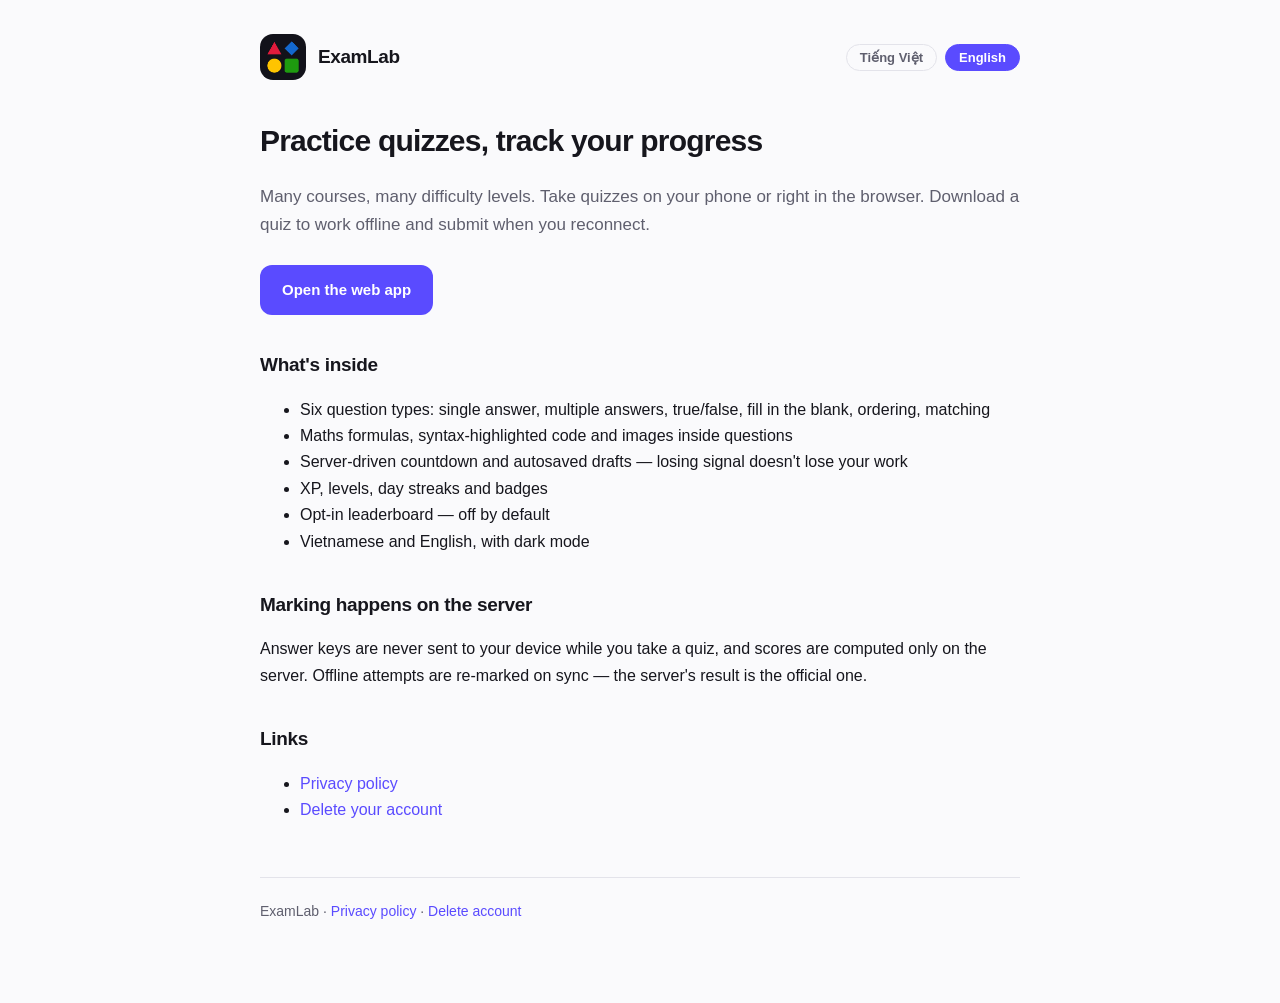
<file: index.html>
<!doctype html>
<html lang="vi">
<head>
<meta charset="utf-8">
<meta name="viewport" content="width=device-width, initial-scale=1">
<title>ExamLab — Luyện đề trắc nghiệm</title>
<meta name="description" content="Ứng dụng trắc nghiệm khách quan đa khoá học, nhiều mức độ. Làm bài trên điện thoại hoặc trình duyệt, có chế độ ngoại tuyến.">
  <link rel="icon" type="image/png" href="favicon.png">
  <link rel="apple-touch-icon" href="apple-touch-icon.png">
  <meta name="theme-color" content="#12121A">

  <meta property="og:title" content="ExamLab — Luyện đề trắc nghiệm">
  <meta property="og:description" content="Nhiều khoá học, nhiều mức độ. Làm bài trên điện thoại hoặc trình duyệt, có chế độ ngoại tuyến.">
  <meta property="og:image" content="https://mittohoa.github.io/examlab-web/og-image.png">
  <meta property="og:type" content="website">
  <meta name="twitter:card" content="summary_large_image">
  <link rel="stylesheet" href="style.css">
</head>
<body>
<div class="wrap">

<header>
  <img class="logo" src="apple-touch-icon.png" alt="ExamLab" width="46" height="46">
  <div class="name">ExamLab</div>
  <div class="lang">
    <button onclick="setLang('vi')" aria-pressed="true" id="b-vi">Tiếng Việt</button>
    <button onclick="setLang('en')" aria-pressed="false" id="b-en">English</button>
  </div>
</header>

<div lang="vi">
  <h1>Luyện đề trắc nghiệm, theo dõi tiến bộ</h1>
  <p class="muted" style="font-size:17px">
    Nhiều khoá học, nhiều mức độ. Làm bài trên điện thoại hoặc ngay trong trình duyệt.
    Tải đề về làm khi không có mạng, nộp lại khi có sóng.
  </p>

  <p style="margin:26px 0">
    <a class="btn" href="app/">Mở ứng dụng trên web</a>
  </p>

  <h2>Có gì</h2>
  <ul>
    <li>Sáu loại câu hỏi: một đáp án, nhiều đáp án, đúng/sai, điền khuyết, sắp xếp, ghép cặp</li>
    <li>Hỗ trợ công thức toán, đoạn code có tô màu và hình ảnh trong đề</li>
    <li>Đếm ngược theo giờ máy chủ, tự lưu nháp — rớt mạng không mất bài</li>
    <li>Điểm kinh nghiệm, cấp độ, chuỗi ngày học và huy hiệu</li>
    <li>Bảng xếp hạng tự nguyện — mặc định tắt</li>
    <li>Tiếng Việt và tiếng Anh, có chế độ tối</li>
  </ul>

  <h2>Chấm điểm ở máy chủ</h2>
  <p>Đáp án không bao giờ được gửi xuống máy trong lúc bạn đang làm bài, và điểm số
  chỉ do máy chủ tính. Bài làm ngoại tuyến được chấm lại khi đồng bộ — kết quả của
  máy chủ mới là kết quả chính thức.</p>

  <h2>Liên kết</h2>
  <ul>
    <li><a href="privacy.html">Chính sách quyền riêng tư</a></li>
    <li><a href="delete-account.html">Xoá tài khoản</a></li>
  </ul>
</div>

<div lang="en">
  <h1>Practice quizzes, track your progress</h1>
  <p class="muted" style="font-size:17px">
    Many courses, many difficulty levels. Take quizzes on your phone or right in the
    browser. Download a quiz to work offline and submit when you reconnect.
  </p>

  <p style="margin:26px 0">
    <a class="btn" href="app/">Open the web app</a>
  </p>

  <h2>What's inside</h2>
  <ul>
    <li>Six question types: single answer, multiple answers, true/false, fill in the blank, ordering, matching</li>
    <li>Maths formulas, syntax-highlighted code and images inside questions</li>
    <li>Server-driven countdown and autosaved drafts — losing signal doesn't lose your work</li>
    <li>XP, levels, day streaks and badges</li>
    <li>Opt-in leaderboard — off by default</li>
    <li>Vietnamese and English, with dark mode</li>
  </ul>

  <h2>Marking happens on the server</h2>
  <p>Answer keys are never sent to your device while you take a quiz, and scores are
  computed only on the server. Offline attempts are re-marked on sync — the server's
  result is the official one.</p>

  <h2>Links</h2>
  <ul>
    <li><a href="privacy.html">Privacy policy</a></li>
    <li><a href="delete-account.html">Delete your account</a></li>
  </ul>
</div>

<footer>
  ExamLab ·
  <a href="privacy.html"><span lang="vi">Chính sách quyền riêng tư</span><span lang="en">Privacy policy</span></a> ·
  <a href="delete-account.html"><span lang="vi">Xoá tài khoản</span><span lang="en">Delete account</span></a>
</footer>

</div>

<script>
function setLang(code) {
  document.body.classList.toggle('en', code === 'en');
  document.documentElement.lang = code;
  document.getElementById('b-vi').setAttribute('aria-pressed', code === 'vi');
  document.getElementById('b-en').setAttribute('aria-pressed', code === 'en');
  try { localStorage.setItem('examlab-lang', code); } catch (e) {}
}
try {
  var saved = localStorage.getItem('examlab-lang');
  setLang(saved ? saved : ((navigator.language || '').indexOf('vi') === 0 ? 'vi' : 'en'));
} catch (e) { setLang('vi'); }
</script>

</body>
</html>
</file>
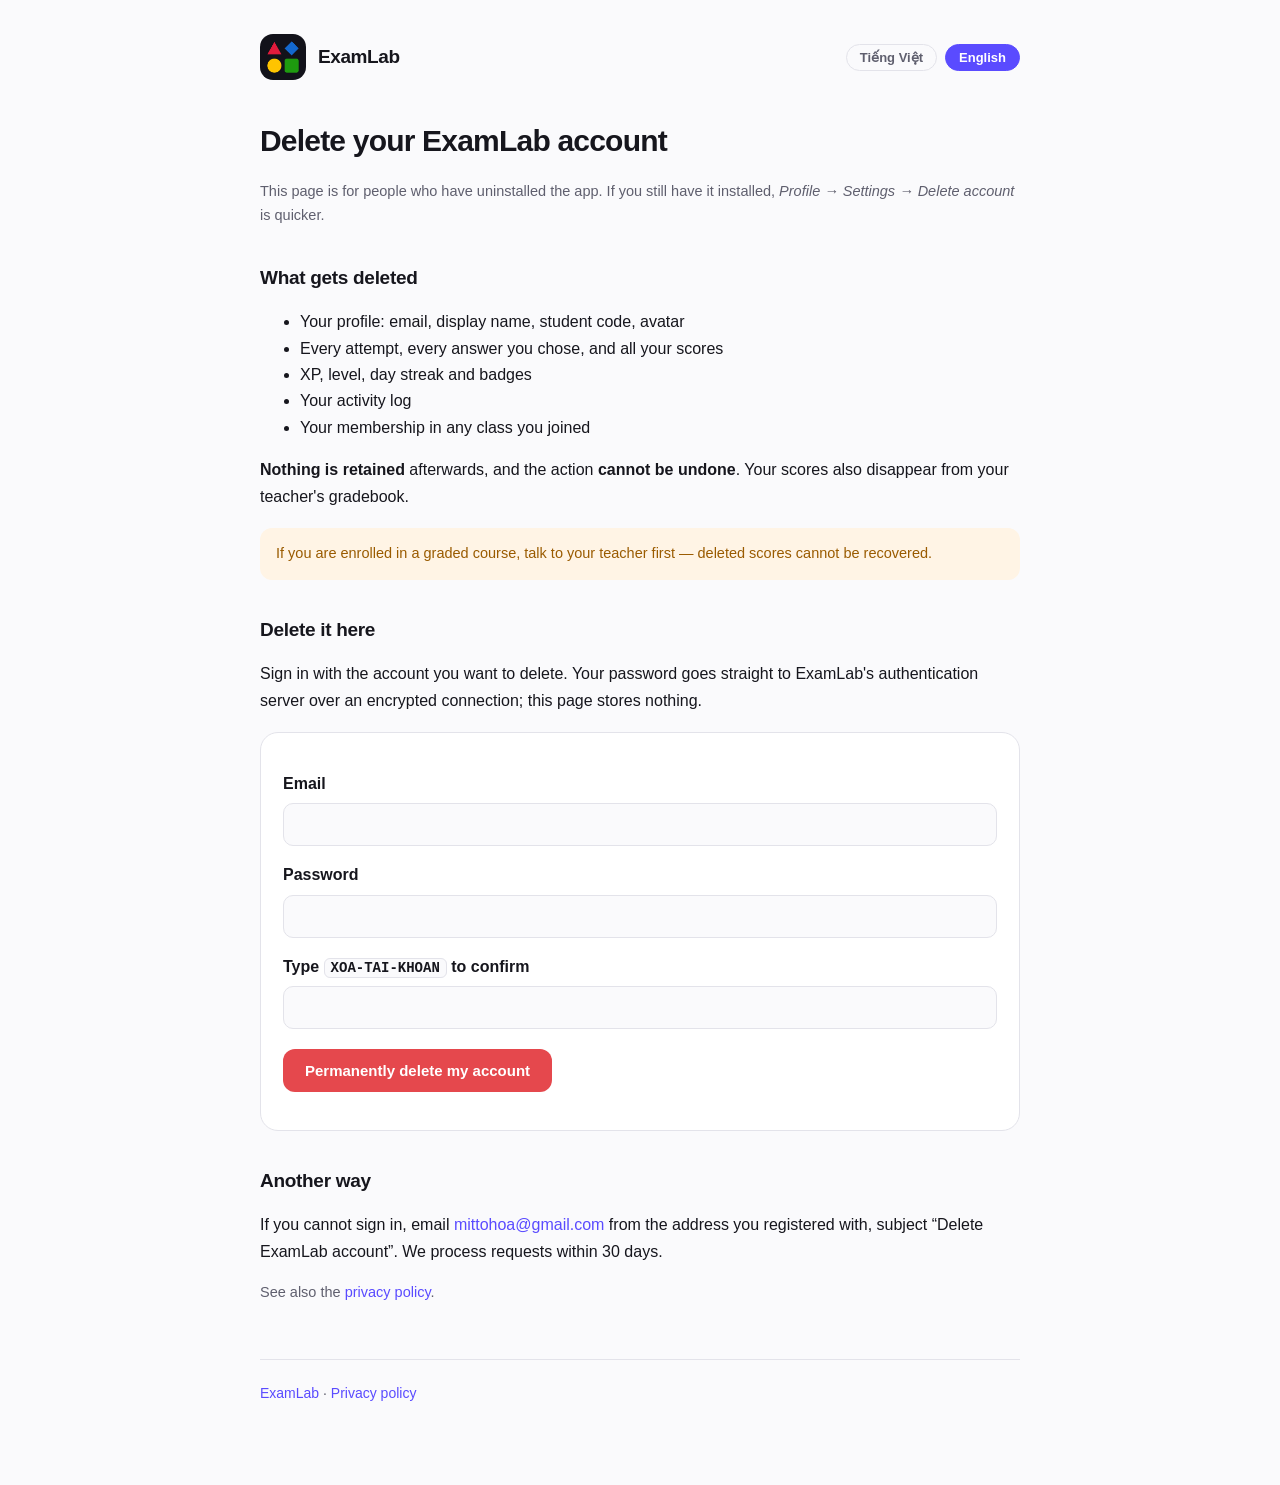
<file: delete-account.html>
<!doctype html>
<html lang="vi">
<head>
<meta charset="utf-8">
<meta name="viewport" content="width=device-width, initial-scale=1">
<title>Xoá tài khoản — ExamLab</title>
  <link rel="icon" type="image/png" href="favicon.png">
  <link rel="apple-touch-icon" href="apple-touch-icon.png">
  <meta name="theme-color" content="#12121A">

  <meta property="og:title" content="ExamLab — Luyện đề trắc nghiệm">
  <meta property="og:description" content="Nhiều khoá học, nhiều mức độ. Làm bài trên điện thoại hoặc trình duyệt, có chế độ ngoại tuyến.">
  <meta property="og:image" content="https://mittohoa.github.io/examlab-web/og-image.png">
  <meta property="og:type" content="website">
  <meta name="twitter:card" content="summary_large_image">
  <link rel="stylesheet" href="style.css">
</head>
<body>
<div class="wrap">

<header>
  <img class="logo" src="apple-touch-icon.png" alt="ExamLab" width="46" height="46">
  <div class="name">ExamLab</div>
  <div class="lang">
    <button onclick="setLang('vi')" aria-pressed="true" id="b-vi">Tiếng Việt</button>
    <button onclick="setLang('en')" aria-pressed="false" id="b-en">English</button>
  </div>
</header>

<!-- ============================ TIẾNG VIỆT ============================ -->
<div lang="vi">
  <h1>Xoá tài khoản ExamLab</h1>
  <p class="muted">Trang này dành cho người đã gỡ ứng dụng. Nếu bạn còn cài ứng dụng,
  vào <em>Cá nhân → Cài đặt → Xoá tài khoản</em> sẽ nhanh hơn.</p>

  <h2>Những gì sẽ bị xoá</h2>
  <ul>
    <li>Hồ sơ: email, tên hiển thị, mã học viên, ảnh đại diện</li>
    <li>Toàn bộ bài đã làm, đáp án đã chọn và điểm số</li>
    <li>Điểm kinh nghiệm, cấp độ, chuỗi ngày học, huy hiệu</li>
    <li>Nhật ký truy cập của bạn</li>
    <li>Tư cách thành viên trong các lớp đã tham gia</li>
  </ul>
  <p><strong>Không có dữ liệu nào được giữ lại</strong> sau khi xoá, và thao tác này
  <strong>không thể hoàn tác</strong>. Điểm của bạn cũng biến mất khỏi sổ điểm của
  giảng viên.</p>

  <div class="notice">
    Nếu bạn đang học một khoá có tính điểm, hãy báo giảng viên trước khi xoá — điểm
    đã có sẽ không lấy lại được.
  </div>

  <h2>Xoá ngay tại đây</h2>
  <p>Đăng nhập bằng chính tài khoản muốn xoá. Mật khẩu được gửi thẳng tới máy chủ xác
  thực của ExamLab qua kết nối mã hoá; trang này không lưu lại bất cứ thứ gì.</p>
</div>

<!-- ============================== ENGLISH ============================== -->
<div lang="en">
  <h1>Delete your ExamLab account</h1>
  <p class="muted">This page is for people who have uninstalled the app. If you still
  have it installed, <em>Profile → Settings → Delete account</em> is quicker.</p>

  <h2>What gets deleted</h2>
  <ul>
    <li>Your profile: email, display name, student code, avatar</li>
    <li>Every attempt, every answer you chose, and all your scores</li>
    <li>XP, level, day streak and badges</li>
    <li>Your activity log</li>
    <li>Your membership in any class you joined</li>
  </ul>
  <p><strong>Nothing is retained</strong> afterwards, and the action
  <strong>cannot be undone</strong>. Your scores also disappear from your teacher's
  gradebook.</p>

  <div class="notice">
    If you are enrolled in a graded course, talk to your teacher first — deleted
    scores cannot be recovered.
  </div>

  <h2>Delete it here</h2>
  <p>Sign in with the account you want to delete. Your password goes straight to
  ExamLab's authentication server over an encrypted connection; this page stores
  nothing.</p>
</div>

<!-- ============================== BIỂU MẪU ============================== -->
<div class="card">
  <form id="form" onsubmit="return false">
    <p>
      <label for="email"><strong><span lang="vi">Email</span><span lang="en">Email</span></strong></label><br>
      <input id="email" type="email" autocomplete="username"
             style="width:100%;padding:12px;border-radius:10px;border:1px solid var(--border);
                    background:var(--bg);color:var(--text);font-size:15px;margin-top:6px">
    </p>
    <p>
      <label for="password"><strong><span lang="vi">Mật khẩu</span><span lang="en">Password</span></strong></label><br>
      <input id="password" type="password" autocomplete="current-password"
             style="width:100%;padding:12px;border-radius:10px;border:1px solid var(--border);
                    background:var(--bg);color:var(--text);font-size:15px;margin-top:6px">
    </p>
    <p>
      <label for="confirm">
        <strong><span lang="vi">Gõ <code>XOA-TAI-KHOAN</code> để xác nhận</span><span
        lang="en">Type <code>XOA-TAI-KHOAN</code> to confirm</span></strong>
      </label><br>
      <input id="confirm" type="text" autocapitalize="characters" spellcheck="false"
             style="width:100%;padding:12px;border-radius:10px;border:1px solid var(--border);
                    background:var(--bg);color:var(--text);font-size:15px;margin-top:6px">
    </p>
    <p style="margin-top:20px">
      <button class="btn danger" id="submit" onclick="run()">
        <span lang="vi">Xoá vĩnh viễn tài khoản</span><span lang="en">Permanently delete my account</span>
      </button>
    </p>
    <p id="status" class="muted"></p>
  </form>
</div>

<div lang="vi">
  <h2>Cách khác</h2>
  <p>Nếu bạn không đăng nhập được, gửi email từ chính địa chỉ đã đăng ký tới
  <a href="mailto:mittohoa@gmail.com">mittohoa@gmail.com</a> với tiêu đề “Xoá tài khoản ExamLab”. Chúng tôi
  xử lý trong vòng 30 ngày.</p>
  <p class="muted">Xem thêm <a href="privacy.html">chính sách quyền riêng tư</a>.</p>
</div>

<div lang="en">
  <h2>Another way</h2>
  <p>If you cannot sign in, email <a href="mailto:mittohoa@gmail.com">mittohoa@gmail.com</a> from the address you
  registered with, subject “Delete ExamLab account”. We process requests within 30 days.</p>
  <p class="muted">See also the <a href="privacy.html">privacy policy</a>.</p>
</div>

<footer>
  <a href="index.html">ExamLab</a> ·
  <a href="privacy.html" id="f-priv">Chính sách quyền riêng tư</a>
</footer>

</div>

<script>
// Khoá publishable là khoá CÔNG KHAI theo thiết kế của Supabase — nó nằm sẵn
// trong bản web và trong APK. Thứ bảo vệ dữ liệu là Row Level Security ở
// database, không phải việc giấu khoá này.
var SUPABASE_URL = 'https://iiomhxfxbydbhktzaonl.supabase.co';
var SUPABASE_KEY = 'sb_publishable_mNxIXAZFtD1fP5ITadVN8g_GrW7OScK';
var CONFIRM_PHRASE = 'XOA-TAI-KHOAN';

var T = {
  vi: {
    needAll: 'Vui lòng điền đủ email, mật khẩu và chuỗi xác nhận.',
    needPhrase: 'Chuỗi xác nhận chưa đúng. Gõ chính xác: ' + CONFIRM_PHRASE,
    signingIn: 'Đang xác thực…',
    badLogin: 'Email hoặc mật khẩu không đúng.',
    deleting: 'Đang xoá tài khoản…',
    done: '✅ Tài khoản đã được xoá vĩnh viễn. Không còn dữ liệu nào của bạn trên hệ thống.',
    failed: 'Không xoá được: '
  },
  en: {
    needAll: 'Please fill in email, password and the confirmation phrase.',
    needPhrase: 'Confirmation phrase is wrong. Type exactly: ' + CONFIRM_PHRASE,
    signingIn: 'Verifying…',
    badLogin: 'Wrong email or password.',
    deleting: 'Deleting your account…',
    done: '✅ Your account has been permanently deleted. None of your data remains.',
    failed: 'Could not delete: '
  }
};

function lang() { return document.body.classList.contains('en') ? 'en' : 'vi'; }
function say(msg, isError) {
  var el = document.getElementById('status');
  el.textContent = msg;
  el.style.color = isError ? '#e5484d' : 'var(--muted)';
}

function setLang(code) {
  document.body.classList.toggle('en', code === 'en');
  document.documentElement.lang = code;
  document.getElementById('b-vi').setAttribute('aria-pressed', code === 'vi');
  document.getElementById('b-en').setAttribute('aria-pressed', code === 'en');
  document.getElementById('f-priv').textContent =
    code === 'en' ? 'Privacy policy' : 'Chính sách quyền riêng tư';
  try { localStorage.setItem('examlab-lang', code); } catch (e) {}
}

async function run() {
  var t = T[lang()];
  var email = document.getElementById('email').value.trim();
  var password = document.getElementById('password').value;
  var confirm = document.getElementById('confirm').value.trim().toUpperCase();
  var btn = document.getElementById('submit');

  if (!email || !password || !confirm) { say(t.needAll, true); return; }
  if (confirm !== CONFIRM_PHRASE) { say(t.needPhrase, true); return; }

  btn.disabled = true;
  try {
    say(t.signingIn, false);
    var authRes = await fetch(SUPABASE_URL + '/auth/v1/token?grant_type=password', {
      method: 'POST',
      headers: { 'apikey': SUPABASE_KEY, 'Content-Type': 'application/json' },
      body: JSON.stringify({ email: email, password: password })
    });
    if (!authRes.ok) { say(t.badLogin, true); btn.disabled = false; return; }
    var auth = await authRes.json();

    say(t.deleting, false);
    // Cùng một hàm mà ứng dụng gọi: xoá thẳng khỏi auth.users, mọi bảng
    // liên quan đi theo bằng ON DELETE CASCADE.
    var delRes = await fetch(SUPABASE_URL + '/rest/v1/rpc/delete_my_account', {
      method: 'POST',
      headers: {
        'apikey': SUPABASE_KEY,
        'Authorization': 'Bearer ' + auth.access_token,
        'Content-Type': 'application/json'
      },
      body: JSON.stringify({ p_confirm: CONFIRM_PHRASE })
    });

    if (delRes.ok) {
      document.getElementById('form').style.display = 'none';
      say(t.done, false);
    } else {
      var err = await delRes.text();
      say(t.failed + err, true);
      btn.disabled = false;
    }
  } catch (e) {
    say(t.failed + e, true);
    btn.disabled = false;
  }
}

try {
  var saved = localStorage.getItem('examlab-lang');
  setLang(saved ? saved : ((navigator.language || '').indexOf('vi') === 0 ? 'vi' : 'en'));
} catch (e) { setLang('vi'); }
</script>

</body>
</html>
</file>
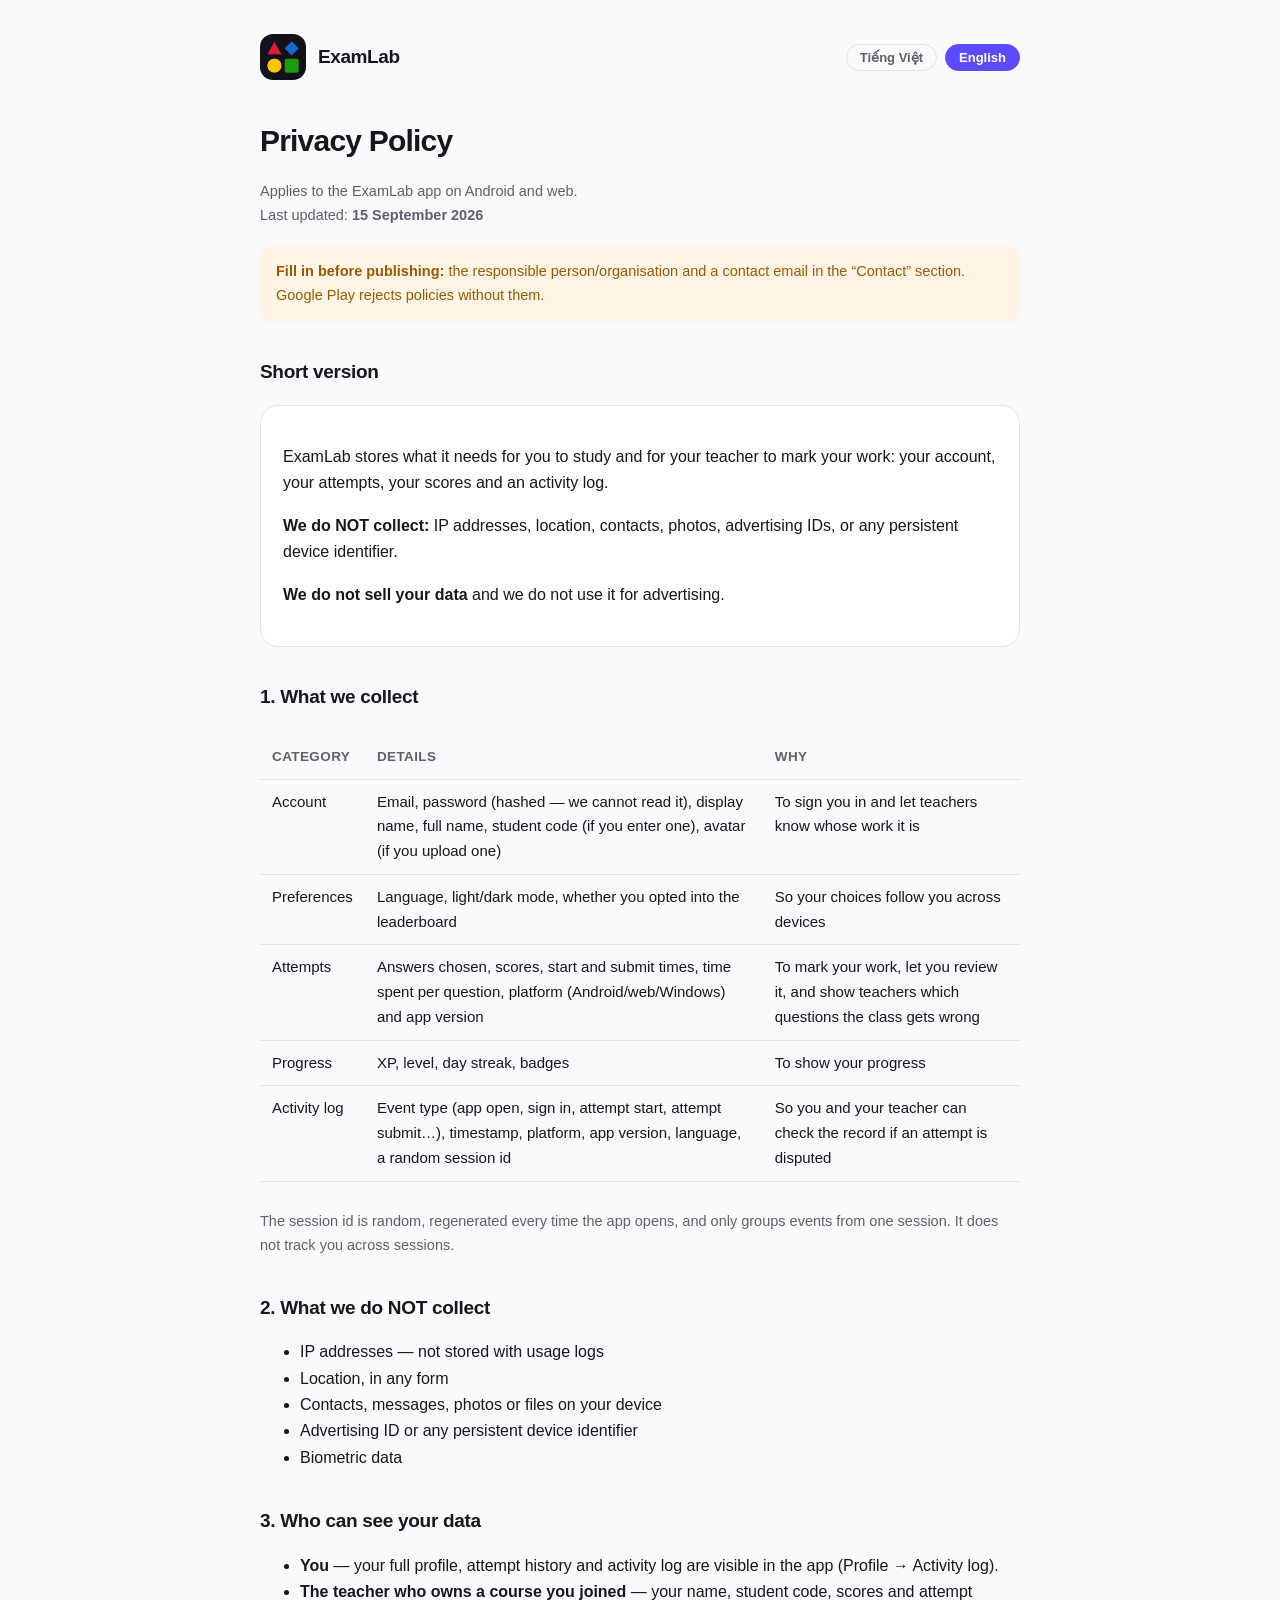
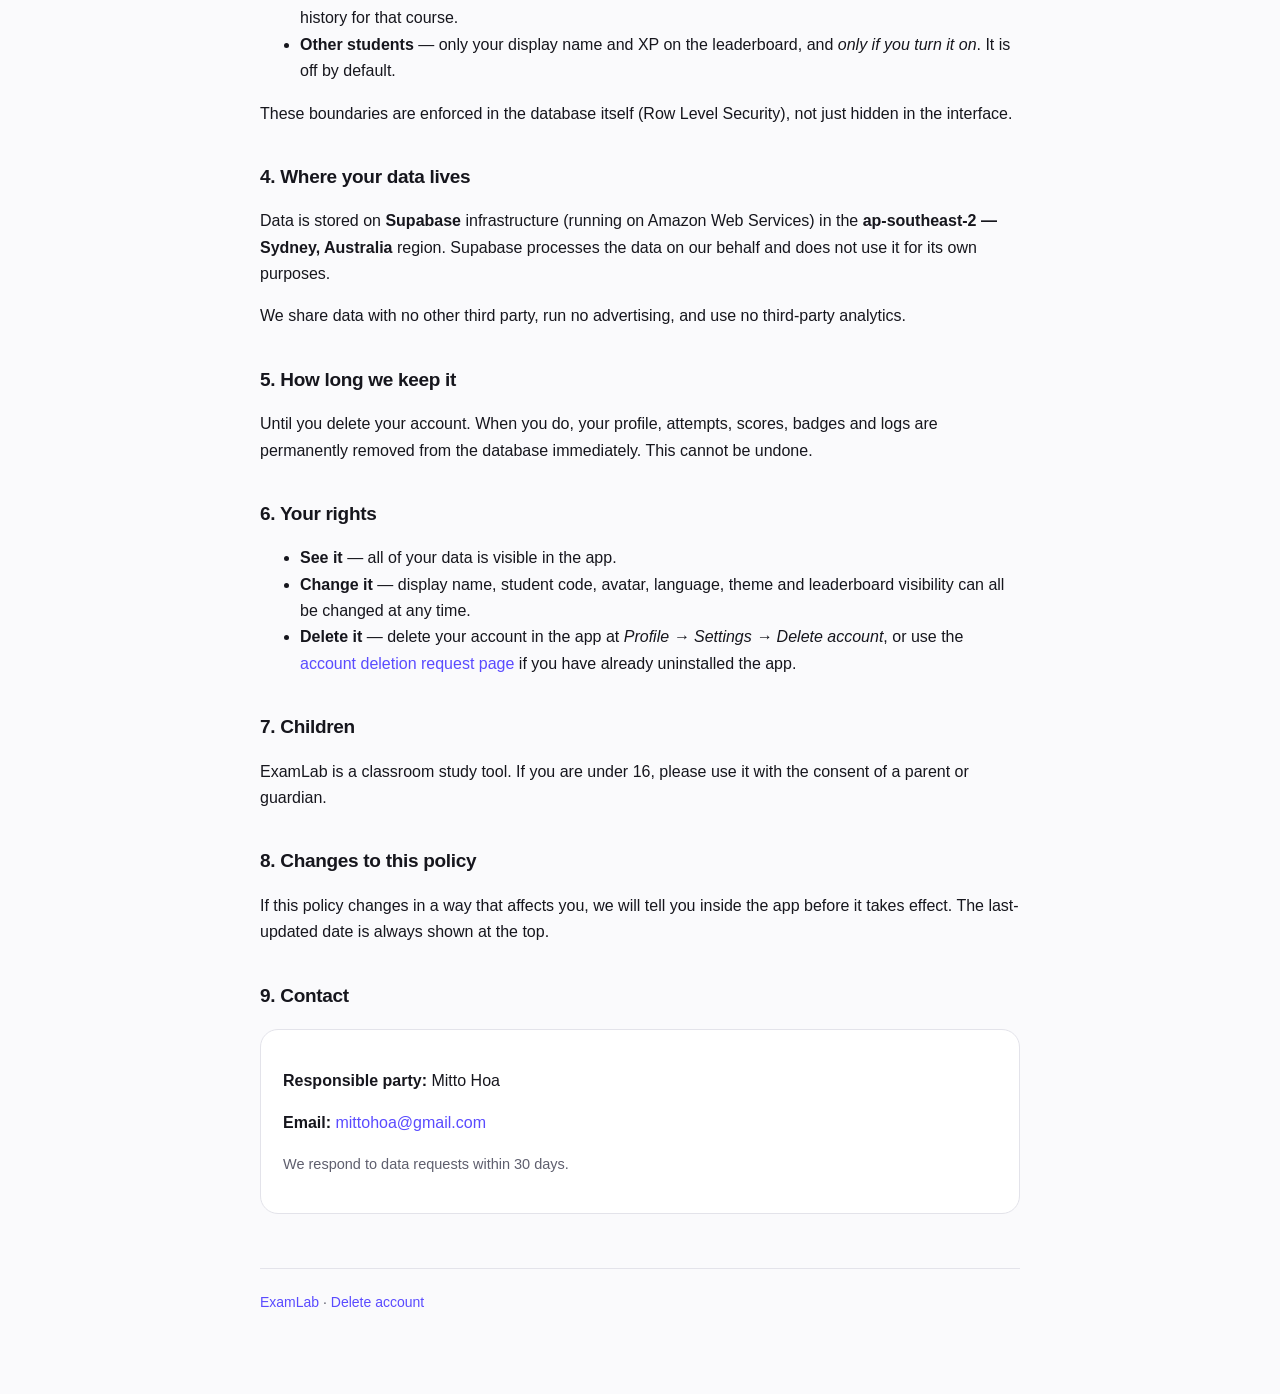
<file: privacy.html>
<!doctype html>
<html lang="vi">
<head>
<meta charset="utf-8">
<meta name="viewport" content="width=device-width, initial-scale=1">
<title>Chính sách quyền riêng tư — ExamLab</title>
  <link rel="icon" type="image/png" href="favicon.png">
  <link rel="apple-touch-icon" href="apple-touch-icon.png">
  <meta name="theme-color" content="#12121A">

  <meta property="og:title" content="ExamLab — Luyện đề trắc nghiệm">
  <meta property="og:description" content="Nhiều khoá học, nhiều mức độ. Làm bài trên điện thoại hoặc trình duyệt, có chế độ ngoại tuyến.">
  <meta property="og:image" content="https://mittohoa.github.io/examlab-web/og-image.png">
  <meta property="og:type" content="website">
  <meta name="twitter:card" content="summary_large_image">
  <link rel="stylesheet" href="style.css">
</head>
<body>
<div class="wrap">

<header>
  <img class="logo" src="apple-touch-icon.png" alt="ExamLab" width="46" height="46">
  <div class="name">ExamLab</div>
  <div class="lang">
    <button onclick="setLang('vi')" aria-pressed="true" id="b-vi">Tiếng Việt</button>
    <button onclick="setLang('en')" aria-pressed="false" id="b-en">English</button>
  </div>
</header>

<!-- ============================ TIẾNG VIỆT ============================ -->
<div lang="vi">

<h1>Chính sách quyền riêng tư</h1>
<p class="muted">Áp dụng cho ứng dụng ExamLab trên Android và web.<br>
Cập nhật lần cuối: <strong>15/09/2026</strong></p>

<h2>Tóm tắt ngắn</h2>
<div class="card">
  <p>ExamLab lưu những gì cần để bạn học và để giảng viên chấm bài: tài khoản, bài
  làm, điểm số và nhật ký truy cập.</p>
  <p><strong>Chúng tôi KHÔNG thu thập:</strong> địa chỉ IP, vị trí, danh bạ, ảnh,
  mã quảng cáo, hay bất kỳ mã định danh thiết bị bền vững nào.</p>
  <p><strong>Chúng tôi KHÔNG bán dữ liệu</strong> và không dùng dữ liệu của bạn cho
  quảng cáo.</p>
</div>

<h2>1. Dữ liệu chúng tôi thu thập</h2>

<div class="table-scroll">
<table>
  <tr><th>Nhóm</th><th>Cụ thể</th><th>Vì sao cần</th></tr>
  <tr>
    <td>Tài khoản</td>
    <td>Email, mật khẩu (đã băm, chúng tôi không đọc được), tên hiển thị,
        họ tên, mã học viên (nếu bạn nhập), ảnh đại diện (nếu bạn tải lên)</td>
    <td>Để đăng nhập và để giảng viên biết bài của ai</td>
  </tr>
  <tr>
    <td>Tuỳ chọn hiển thị</td>
    <td>Ngôn ngữ, chế độ sáng/tối, việc bạn có bật bảng xếp hạng hay không</td>
    <td>Để giữ nguyên lựa chọn khi bạn đổi thiết bị</td>
  </tr>
  <tr>
    <td>Bài làm</td>
    <td>Đáp án đã chọn, điểm, thời điểm bắt đầu và nộp, thời gian làm từng câu,
        nền tảng (Android/web/Windows) và phiên bản ứng dụng</td>
    <td>Để chấm điểm, cho bạn xem lại, và để giảng viên biết câu nào cả lớp hay sai</td>
  </tr>
  <tr>
    <td>Thành tích</td>
    <td>Điểm kinh nghiệm, cấp độ, chuỗi ngày học, huy hiệu</td>
    <td>Để hiển thị tiến bộ của bạn</td>
  </tr>
  <tr>
    <td>Nhật ký truy cập</td>
    <td>Loại sự kiện (mở ứng dụng, đăng nhập, bắt đầu làm bài, nộp bài…), thời điểm,
        nền tảng, phiên bản ứng dụng, ngôn ngữ, mã phiên ngẫu nhiên</td>
    <td>Để bạn và giảng viên đối chiếu khi có tranh chấp về bài làm</td>
  </tr>
</table>
</div>

<p class="muted">Mã phiên là chuỗi ngẫu nhiên sinh mới mỗi lần mở ứng dụng, chỉ dùng
để gom các sự kiện của cùng một lần sử dụng. Nó không theo dõi bạn giữa các lần mở.</p>

<h2>2. Dữ liệu chúng tôi KHÔNG thu thập</h2>
<ul>
  <li>Địa chỉ IP — không được lưu cùng nhật ký sử dụng</li>
  <li>Vị trí địa lý dưới mọi hình thức</li>
  <li>Danh bạ, tin nhắn, ảnh, tệp trên máy bạn</li>
  <li>Mã quảng cáo (Advertising ID) hay mã định danh thiết bị bền vững</li>
  <li>Dữ liệu sinh trắc học</li>
</ul>

<h2>3. Ai nhìn thấy dữ liệu của bạn</h2>
<ul>
  <li><strong>Bạn</strong> — xem được toàn bộ hồ sơ, lịch sử làm bài và nhật ký
      truy cập của chính mình ngay trong ứng dụng (Cá nhân → Nhật ký truy cập).</li>
  <li><strong>Giảng viên phụ trách khoá học bạn tham gia</strong> — xem được tên,
      mã học viên, điểm và lịch sử làm bài của bạn trong khoá đó.</li>
  <li><strong>Học viên khác</strong> — chỉ thấy tên hiển thị và điểm kinh nghiệm của
      bạn trên bảng xếp hạng, và <em>chỉ khi bạn tự bật</em>. Mặc định bảng xếp hạng
      là tắt.</li>
</ul>
<p>Việc phân quyền này được thực thi ở tầng cơ sở dữ liệu (Row Level Security), không
phải chỉ ẩn trên giao diện.</p>

<h2>4. Nơi dữ liệu được lưu</h2>
<p>Dữ liệu lưu trên hạ tầng của <strong>Supabase</strong> (chạy trên Amazon Web
Services), khu vực <strong>ap-southeast-2 — Sydney, Úc</strong>. Supabase xử lý dữ
liệu thay mặt chúng tôi và không dùng cho mục đích riêng.</p>
<p>Chúng tôi không chuyển dữ liệu cho bên thứ ba nào khác, không dùng dịch vụ quảng
cáo, không dùng công cụ phân tích của bên thứ ba.</p>

<h2>5. Dữ liệu được giữ bao lâu</h2>
<p>Dữ liệu được giữ cho tới khi bạn xoá tài khoản. Khi bạn xoá, toàn bộ hồ sơ, bài
làm, điểm số, huy hiệu và nhật ký của bạn bị xoá vĩnh viễn khỏi cơ sở dữ liệu ngay
lập tức. Thao tác này không thể hoàn tác.</p>

<h2>6. Quyền của bạn</h2>
<ul>
  <li><strong>Xem</strong> — toàn bộ dữ liệu của bạn hiển thị trong ứng dụng.</li>
  <li><strong>Sửa</strong> — tên hiển thị, mã học viên, ảnh đại diện, ngôn ngữ, giao
      diện và việc hiện/ẩn trên bảng xếp hạng đều đổi được bất cứ lúc nào.</li>
  <li><strong>Xoá</strong> — xoá tài khoản ngay trong ứng dụng tại
      <em>Cá nhân → Cài đặt → Xoá tài khoản</em>, hoặc qua
      <a href="delete-account.html">trang yêu cầu xoá tài khoản</a> nếu bạn đã gỡ
      ứng dụng.</li>
</ul>

<h2>7. Trẻ em</h2>
<p>ExamLab là công cụ học tập dùng trong lớp. Nếu bạn dưới 16 tuổi, hãy dùng ứng dụng
với sự đồng ý của cha mẹ hoặc người giám hộ.</p>

<h2>8. Thay đổi chính sách</h2>
<p>Nếu chính sách này thay đổi theo hướng ảnh hưởng tới bạn, chúng tôi sẽ thông báo
trong ứng dụng trước khi áp dụng. Ngày cập nhật luôn hiển thị ở đầu trang.</p>

<h2>9. Liên hệ</h2>
<div class="card">
  <p><strong>Đơn vị chịu trách nhiệm:</strong> Mitto Hoa</p>
  <p><strong>Email:</strong> <a href="mailto:mittohoa@gmail.com">mittohoa@gmail.com</a></p>
  <p class="muted">Chúng tôi trả lời yêu cầu liên quan tới dữ liệu cá nhân trong
  vòng 30 ngày.</p>
</div>

</div>

<!-- ============================== ENGLISH ============================== -->
<div lang="en">

<h1>Privacy Policy</h1>
<p class="muted">Applies to the ExamLab app on Android and web.<br>
Last updated: <strong>15 September 2026</strong></p>

<div class="notice">
  <strong>Fill in before publishing:</strong> the responsible person/organisation and
  a contact email in the “Contact” section. Google Play rejects policies without them.
</div>

<h2>Short version</h2>
<div class="card">
  <p>ExamLab stores what it needs for you to study and for your teacher to mark your
  work: your account, your attempts, your scores and an activity log.</p>
  <p><strong>We do NOT collect:</strong> IP addresses, location, contacts, photos,
  advertising IDs, or any persistent device identifier.</p>
  <p><strong>We do not sell your data</strong> and we do not use it for advertising.</p>
</div>

<h2>1. What we collect</h2>
<div class="table-scroll">
<table>
  <tr><th>Category</th><th>Details</th><th>Why</th></tr>
  <tr>
    <td>Account</td>
    <td>Email, password (hashed — we cannot read it), display name, full name,
        student code (if you enter one), avatar (if you upload one)</td>
    <td>To sign you in and let teachers know whose work it is</td>
  </tr>
  <tr>
    <td>Preferences</td>
    <td>Language, light/dark mode, whether you opted into the leaderboard</td>
    <td>So your choices follow you across devices</td>
  </tr>
  <tr>
    <td>Attempts</td>
    <td>Answers chosen, scores, start and submit times, time spent per question,
        platform (Android/web/Windows) and app version</td>
    <td>To mark your work, let you review it, and show teachers which questions the
        class gets wrong</td>
  </tr>
  <tr>
    <td>Progress</td>
    <td>XP, level, day streak, badges</td>
    <td>To show your progress</td>
  </tr>
  <tr>
    <td>Activity log</td>
    <td>Event type (app open, sign in, attempt start, attempt submit…), timestamp,
        platform, app version, language, a random session id</td>
    <td>So you and your teacher can check the record if an attempt is disputed</td>
  </tr>
</table>
</div>

<p class="muted">The session id is random, regenerated every time the app opens, and
only groups events from one session. It does not track you across sessions.</p>

<h2>2. What we do NOT collect</h2>
<ul>
  <li>IP addresses — not stored with usage logs</li>
  <li>Location, in any form</li>
  <li>Contacts, messages, photos or files on your device</li>
  <li>Advertising ID or any persistent device identifier</li>
  <li>Biometric data</li>
</ul>

<h2>3. Who can see your data</h2>
<ul>
  <li><strong>You</strong> — your full profile, attempt history and activity log are
      visible in the app (Profile → Activity log).</li>
  <li><strong>The teacher who owns a course you joined</strong> — your name, student
      code, scores and attempt history for that course.</li>
  <li><strong>Other students</strong> — only your display name and XP on the
      leaderboard, and <em>only if you turn it on</em>. It is off by default.</li>
</ul>
<p>These boundaries are enforced in the database itself (Row Level Security), not just
hidden in the interface.</p>

<h2>4. Where your data lives</h2>
<p>Data is stored on <strong>Supabase</strong> infrastructure (running on Amazon Web
Services) in the <strong>ap-southeast-2 — Sydney, Australia</strong> region. Supabase
processes the data on our behalf and does not use it for its own purposes.</p>
<p>We share data with no other third party, run no advertising, and use no third-party
analytics.</p>

<h2>5. How long we keep it</h2>
<p>Until you delete your account. When you do, your profile, attempts, scores, badges
and logs are permanently removed from the database immediately. This cannot be undone.</p>

<h2>6. Your rights</h2>
<ul>
  <li><strong>See it</strong> — all of your data is visible in the app.</li>
  <li><strong>Change it</strong> — display name, student code, avatar, language, theme
      and leaderboard visibility can all be changed at any time.</li>
  <li><strong>Delete it</strong> — delete your account in the app at
      <em>Profile → Settings → Delete account</em>, or use the
      <a href="delete-account.html">account deletion request page</a> if you have
      already uninstalled the app.</li>
</ul>

<h2>7. Children</h2>
<p>ExamLab is a classroom study tool. If you are under 16, please use it with the
consent of a parent or guardian.</p>

<h2>8. Changes to this policy</h2>
<p>If this policy changes in a way that affects you, we will tell you inside the app
before it takes effect. The last-updated date is always shown at the top.</p>

<h2>9. Contact</h2>
<div class="card">
  <p><strong>Responsible party:</strong> Mitto Hoa</p>
  <p><strong>Email:</strong> <a href="mailto:mittohoa@gmail.com">mittohoa@gmail.com</a></p>
  <p class="muted">We respond to data requests within 30 days.</p>
</div>

</div>

<footer>
  <a href="index.html">ExamLab</a> ·
  <a href="delete-account.html" id="f-del">Xoá tài khoản</a>
</footer>

</div>

<script>
function setLang(code) {
  document.body.classList.toggle('en', code === 'en');
  document.documentElement.lang = code;
  document.getElementById('b-vi').setAttribute('aria-pressed', code === 'vi');
  document.getElementById('b-en').setAttribute('aria-pressed', code === 'en');
  document.getElementById('f-del').textContent =
    code === 'en' ? 'Delete account' : 'Xoá tài khoản';
  try { localStorage.setItem('examlab-lang', code); } catch (e) {}
}
// Nhớ lựa chọn ngôn ngữ giữa các trang; mặc định theo ngôn ngữ trình duyệt.
try {
  var saved = localStorage.getItem('examlab-lang');
  setLang(saved ? saved : ((navigator.language || '').indexOf('vi') === 0 ? 'vi' : 'en'));
} catch (e) { setLang('vi'); }
</script>

</body>
</html>
</file>
<file: style.css>
/* ExamLab — trang tĩnh phát hành kèm app trên GitHub Pages.
   Dùng lại bảng màu của app để hai bên trông cùng một sản phẩm. */

:root {
  --seed: #5a4bff;
  --bg: #fafafc;
  --surface: #ffffff;
  --text: #16161d;
  --muted: #5f5f6e;
  --border: #e3e3ea;
  --warn-bg: #fff4e5;
  --warn-fg: #9a5b00;
  --radius: 18px;
}

@media (prefers-color-scheme: dark) {
  :root {
    --bg: #101014;
    --surface: #17171d;
    --text: #f2f2f5;
    --muted: #a0a0b0;
    --border: #2a2a33;
    --warn-bg: #3a2a10;
    --warn-fg: #ffc46b;
  }
}

* { box-sizing: border-box; }

body {
  margin: 0;
  padding: 0 20px 80px;
  background: var(--bg);
  color: var(--text);
  font: 16px/1.65 -apple-system, BlinkMacSystemFont, "Segoe UI", Roboto,
        "Helvetica Neue", Arial, sans-serif;
  -webkit-font-smoothing: antialiased;
}

.wrap { max-width: 760px; margin: 0 auto; }

header {
  display: flex;
  align-items: center;
  gap: 12px;
  padding: 34px 0 26px;
}

.logo {
  width: 46px; height: 46px;
  border-radius: 13px;
  display: block;
}

header .name { font-weight: 800; font-size: 19px; letter-spacing: -0.4px; }

h1 { font-size: 30px; letter-spacing: -0.8px; margin: 10px 0 6px; }
h2 { font-size: 19px; letter-spacing: -0.3px; margin: 34px 0 10px; }
h3 { font-size: 16px; margin: 22px 0 6px; }

p, li { color: var(--text); }
.muted { color: var(--muted); font-size: 14.5px; }

a { color: var(--seed); text-decoration: none; }
a:hover { text-decoration: underline; }

.card {
  background: var(--surface);
  border: 1px solid var(--border);
  border-radius: var(--radius);
  padding: 22px;
  margin: 18px 0;
}

.notice {
  background: var(--warn-bg);
  color: var(--warn-fg);
  border-radius: 12px;
  padding: 14px 16px;
  font-size: 14.5px;
  margin: 18px 0;
}

table { width: 100%; border-collapse: collapse; margin: 14px 0; font-size: 15px; }
th, td { text-align: left; padding: 10px 12px; border-bottom: 1px solid var(--border); vertical-align: top; }
th { font-weight: 700; font-size: 13.5px; text-transform: uppercase; letter-spacing: 0.4px; color: var(--muted); }

/* Bảng dữ liệu dài hơn màn hình điện thoại phải cuộn trong khung của nó,
   không được đẩy cả trang trôi ngang. */
.table-scroll { overflow-x: auto; }

code {
  background: var(--bg);
  border: 1px solid var(--border);
  border-radius: 6px;
  padding: 1px 6px;
  font-size: 14px;
}

.btn {
  display: inline-block;
  background: var(--seed);
  color: #fff;
  border-radius: 12px;
  padding: 13px 22px;
  font-weight: 700;
  border: none;
  cursor: pointer;
  font-size: 15px;
}
.btn:hover { text-decoration: none; opacity: 0.92; }
.btn.secondary { background: transparent; color: var(--text); border: 1px solid var(--border); }
.btn.danger { background: #e5484d; }

.lang { display: flex; gap: 8px; margin-left: auto; }
.lang button {
  background: transparent; border: 1px solid var(--border); color: var(--muted);
  border-radius: 999px; padding: 5px 13px; cursor: pointer; font-size: 13px; font-weight: 600;
}
.lang button[aria-pressed="true"] { background: var(--seed); color: #fff; border-color: var(--seed); }

/* Bộ chuyển ngôn ngữ.
   Phải giới hạn trong .wrap: script cũng đặt lang cho thẻ <html>, nên luật
   [lang="en"] không giới hạn sẽ khớp luôn <html> và ẩn sạch cả trang.
   Dùng `revert` thay vì `block` để span/li/td giữ đúng kiểu hiển thị gốc. */
.wrap [lang="en"] { display: none; }
body.en .wrap [lang="vi"] { display: none; }
body.en .wrap [lang="en"] { display: revert; }

footer {
  margin-top: 54px; padding-top: 22px;
  border-top: 1px solid var(--border);
  color: var(--muted); font-size: 14px;
}
</file>
